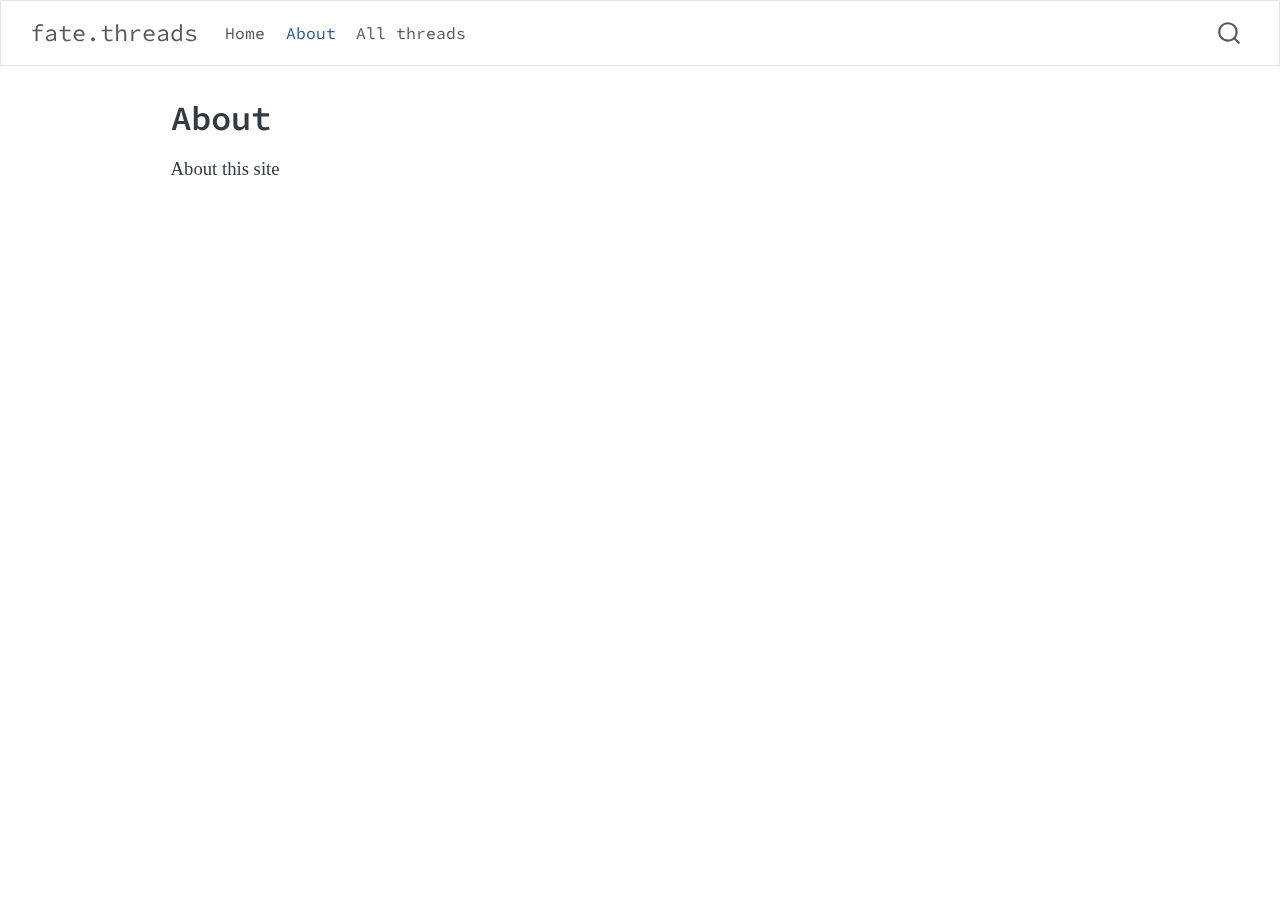
<file: docs/about.html>
<!DOCTYPE html>
<html xmlns="http://www.w3.org/1999/xhtml" lang="en" xml:lang="en"><head>

<meta charset="utf-8">
<meta name="generator" content="quarto-1.6.40">

<meta name="viewport" content="width=device-width, initial-scale=1.0, user-scalable=yes">


<title>About – fate.threads</title>
<style>
code{white-space: pre-wrap;}
span.smallcaps{font-variant: small-caps;}
div.columns{display: flex; gap: min(4vw, 1.5em);}
div.column{flex: auto; overflow-x: auto;}
div.hanging-indent{margin-left: 1.5em; text-indent: -1.5em;}
ul.task-list{list-style: none;}
ul.task-list li input[type="checkbox"] {
  width: 0.8em;
  margin: 0 0.8em 0.2em -1em; /* quarto-specific, see https://github.com/quarto-dev/quarto-cli/issues/4556 */ 
  vertical-align: middle;
}
</style>


<script src="site_libs/quarto-nav/quarto-nav.js"></script>
<script src="site_libs/quarto-nav/headroom.min.js"></script>
<script src="site_libs/clipboard/clipboard.min.js"></script>
<script src="site_libs/quarto-search/autocomplete.umd.js"></script>
<script src="site_libs/quarto-search/fuse.min.js"></script>
<script src="site_libs/quarto-search/quarto-search.js"></script>
<meta name="quarto:offset" content="./">
<script src="site_libs/quarto-html/quarto.js"></script>
<script src="site_libs/quarto-html/popper.min.js"></script>
<script src="site_libs/quarto-html/tippy.umd.min.js"></script>
<script src="site_libs/quarto-html/anchor.min.js"></script>
<link href="site_libs/quarto-html/tippy.css" rel="stylesheet">
<link href="site_libs/quarto-html/quarto-syntax-highlighting-549806ee2085284f45b00abea8c6df48.css" rel="stylesheet" id="quarto-text-highlighting-styles">
<script src="site_libs/bootstrap/bootstrap.min.js"></script>
<link href="site_libs/bootstrap/bootstrap-icons.css" rel="stylesheet">
<link href="site_libs/bootstrap/bootstrap-df09ee7639194c170e351a33ef60904b.min.css" rel="stylesheet" append-hash="true" id="quarto-bootstrap" data-mode="light">
<script id="quarto-search-options" type="application/json">{
  "location": "navbar",
  "copy-button": false,
  "collapse-after": 3,
  "panel-placement": "end",
  "type": "overlay",
  "limit": 50,
  "keyboard-shortcut": [
    "f",
    "/",
    "s"
  ],
  "show-item-context": false,
  "language": {
    "search-no-results-text": "No results",
    "search-matching-documents-text": "matching documents",
    "search-copy-link-title": "Copy link to search",
    "search-hide-matches-text": "Hide additional matches",
    "search-more-match-text": "more match in this document",
    "search-more-matches-text": "more matches in this document",
    "search-clear-button-title": "Clear",
    "search-text-placeholder": "",
    "search-detached-cancel-button-title": "Cancel",
    "search-submit-button-title": "Submit",
    "search-label": "Search"
  }
}</script>


<link rel="stylesheet" href="styles.css">
</head>

<body class="nav-fixed">

<div id="quarto-search-results"></div>
  <header id="quarto-header" class="headroom fixed-top">
    <nav class="navbar navbar-expand-lg " data-bs-theme="dark">
      <div class="navbar-container container-fluid">
      <div class="navbar-brand-container mx-auto">
    <a class="navbar-brand" href="./index.html">
    <span class="navbar-title">fate.threads</span>
    </a>
  </div>
            <div id="quarto-search" class="" title="Search"></div>
          <button class="navbar-toggler" type="button" data-bs-toggle="collapse" data-bs-target="#navbarCollapse" aria-controls="navbarCollapse" role="menu" aria-expanded="false" aria-label="Toggle navigation" onclick="if (window.quartoToggleHeadroom) { window.quartoToggleHeadroom(); }">
  <span class="navbar-toggler-icon"></span>
</button>
          <div class="collapse navbar-collapse" id="navbarCollapse">
            <ul class="navbar-nav navbar-nav-scroll me-auto">
  <li class="nav-item">
    <a class="nav-link" href="./index.html"> 
<span class="menu-text">Home</span></a>
  </li>  
  <li class="nav-item">
    <a class="nav-link active" href="./about.html" aria-current="page"> 
<span class="menu-text">About</span></a>
  </li>  
  <li class="nav-item">
    <a class="nav-link" href="./posts.html"> 
<span class="menu-text">All threads</span></a>
  </li>  
</ul>
          </div> <!-- /navcollapse -->
            <div class="quarto-navbar-tools">
</div>
      </div> <!-- /container-fluid -->
    </nav>
</header>
<!-- content -->
<div id="quarto-content" class="quarto-container page-columns page-rows-contents page-layout-article page-navbar">
<!-- sidebar -->
<!-- margin-sidebar -->
    <div id="quarto-margin-sidebar" class="sidebar margin-sidebar zindex-bottom">
        
    </div>
<!-- main -->
<main class="content" id="quarto-document-content">

<header id="title-block-header" class="quarto-title-block default">
<div class="quarto-title">
<h1 class="title">About</h1>
</div>



<div class="quarto-title-meta">

    
  
    
  </div>
  


</header>


<p>About this site</p>



</main> <!-- /main -->
<script id="quarto-html-after-body" type="application/javascript">
window.document.addEventListener("DOMContentLoaded", function (event) {
  const toggleBodyColorMode = (bsSheetEl) => {
    const mode = bsSheetEl.getAttribute("data-mode");
    const bodyEl = window.document.querySelector("body");
    if (mode === "dark") {
      bodyEl.classList.add("quarto-dark");
      bodyEl.classList.remove("quarto-light");
    } else {
      bodyEl.classList.add("quarto-light");
      bodyEl.classList.remove("quarto-dark");
    }
  }
  const toggleBodyColorPrimary = () => {
    const bsSheetEl = window.document.querySelector("link#quarto-bootstrap");
    if (bsSheetEl) {
      toggleBodyColorMode(bsSheetEl);
    }
  }
  toggleBodyColorPrimary();  
  const icon = "";
  const anchorJS = new window.AnchorJS();
  anchorJS.options = {
    placement: 'right',
    icon: icon
  };
  anchorJS.add('.anchored');
  const isCodeAnnotation = (el) => {
    for (const clz of el.classList) {
      if (clz.startsWith('code-annotation-')) {                     
        return true;
      }
    }
    return false;
  }
  const onCopySuccess = function(e) {
    // button target
    const button = e.trigger;
    // don't keep focus
    button.blur();
    // flash "checked"
    button.classList.add('code-copy-button-checked');
    var currentTitle = button.getAttribute("title");
    button.setAttribute("title", "Copied!");
    let tooltip;
    if (window.bootstrap) {
      button.setAttribute("data-bs-toggle", "tooltip");
      button.setAttribute("data-bs-placement", "left");
      button.setAttribute("data-bs-title", "Copied!");
      tooltip = new bootstrap.Tooltip(button, 
        { trigger: "manual", 
          customClass: "code-copy-button-tooltip",
          offset: [0, -8]});
      tooltip.show();    
    }
    setTimeout(function() {
      if (tooltip) {
        tooltip.hide();
        button.removeAttribute("data-bs-title");
        button.removeAttribute("data-bs-toggle");
        button.removeAttribute("data-bs-placement");
      }
      button.setAttribute("title", currentTitle);
      button.classList.remove('code-copy-button-checked');
    }, 1000);
    // clear code selection
    e.clearSelection();
  }
  const getTextToCopy = function(trigger) {
      const codeEl = trigger.previousElementSibling.cloneNode(true);
      for (const childEl of codeEl.children) {
        if (isCodeAnnotation(childEl)) {
          childEl.remove();
        }
      }
      return codeEl.innerText;
  }
  const clipboard = new window.ClipboardJS('.code-copy-button:not([data-in-quarto-modal])', {
    text: getTextToCopy
  });
  clipboard.on('success', onCopySuccess);
  if (window.document.getElementById('quarto-embedded-source-code-modal')) {
    const clipboardModal = new window.ClipboardJS('.code-copy-button[data-in-quarto-modal]', {
      text: getTextToCopy,
      container: window.document.getElementById('quarto-embedded-source-code-modal')
    });
    clipboardModal.on('success', onCopySuccess);
  }
    var localhostRegex = new RegExp(/^(?:http|https):\/\/localhost\:?[0-9]*\//);
    var mailtoRegex = new RegExp(/^mailto:/);
      var filterRegex = new RegExp('/' + window.location.host + '/');
    var isInternal = (href) => {
        return filterRegex.test(href) || localhostRegex.test(href) || mailtoRegex.test(href);
    }
    // Inspect non-navigation links and adorn them if external
 	var links = window.document.querySelectorAll('a[href]:not(.nav-link):not(.navbar-brand):not(.toc-action):not(.sidebar-link):not(.sidebar-item-toggle):not(.pagination-link):not(.no-external):not([aria-hidden]):not(.dropdown-item):not(.quarto-navigation-tool):not(.about-link)');
    for (var i=0; i<links.length; i++) {
      const link = links[i];
      if (!isInternal(link.href)) {
        // undo the damage that might have been done by quarto-nav.js in the case of
        // links that we want to consider external
        if (link.dataset.originalHref !== undefined) {
          link.href = link.dataset.originalHref;
        }
      }
    }
  function tippyHover(el, contentFn, onTriggerFn, onUntriggerFn) {
    const config = {
      allowHTML: true,
      maxWidth: 500,
      delay: 100,
      arrow: false,
      appendTo: function(el) {
          return el.parentElement;
      },
      interactive: true,
      interactiveBorder: 10,
      theme: 'quarto',
      placement: 'bottom-start',
    };
    if (contentFn) {
      config.content = contentFn;
    }
    if (onTriggerFn) {
      config.onTrigger = onTriggerFn;
    }
    if (onUntriggerFn) {
      config.onUntrigger = onUntriggerFn;
    }
    window.tippy(el, config); 
  }
  const noterefs = window.document.querySelectorAll('a[role="doc-noteref"]');
  for (var i=0; i<noterefs.length; i++) {
    const ref = noterefs[i];
    tippyHover(ref, function() {
      // use id or data attribute instead here
      let href = ref.getAttribute('data-footnote-href') || ref.getAttribute('href');
      try { href = new URL(href).hash; } catch {}
      const id = href.replace(/^#\/?/, "");
      const note = window.document.getElementById(id);
      if (note) {
        return note.innerHTML;
      } else {
        return "";
      }
    });
  }
  const xrefs = window.document.querySelectorAll('a.quarto-xref');
  const processXRef = (id, note) => {
    // Strip column container classes
    const stripColumnClz = (el) => {
      el.classList.remove("page-full", "page-columns");
      if (el.children) {
        for (const child of el.children) {
          stripColumnClz(child);
        }
      }
    }
    stripColumnClz(note)
    if (id === null || id.startsWith('sec-')) {
      // Special case sections, only their first couple elements
      const container = document.createElement("div");
      if (note.children && note.children.length > 2) {
        container.appendChild(note.children[0].cloneNode(true));
        for (let i = 1; i < note.children.length; i++) {
          const child = note.children[i];
          if (child.tagName === "P" && child.innerText === "") {
            continue;
          } else {
            container.appendChild(child.cloneNode(true));
            break;
          }
        }
        if (window.Quarto?.typesetMath) {
          window.Quarto.typesetMath(container);
        }
        return container.innerHTML
      } else {
        if (window.Quarto?.typesetMath) {
          window.Quarto.typesetMath(note);
        }
        return note.innerHTML;
      }
    } else {
      // Remove any anchor links if they are present
      const anchorLink = note.querySelector('a.anchorjs-link');
      if (anchorLink) {
        anchorLink.remove();
      }
      if (window.Quarto?.typesetMath) {
        window.Quarto.typesetMath(note);
      }
      if (note.classList.contains("callout")) {
        return note.outerHTML;
      } else {
        return note.innerHTML;
      }
    }
  }
  for (var i=0; i<xrefs.length; i++) {
    const xref = xrefs[i];
    tippyHover(xref, undefined, function(instance) {
      instance.disable();
      let url = xref.getAttribute('href');
      let hash = undefined; 
      if (url.startsWith('#')) {
        hash = url;
      } else {
        try { hash = new URL(url).hash; } catch {}
      }
      if (hash) {
        const id = hash.replace(/^#\/?/, "");
        const note = window.document.getElementById(id);
        if (note !== null) {
          try {
            const html = processXRef(id, note.cloneNode(true));
            instance.setContent(html);
          } finally {
            instance.enable();
            instance.show();
          }
        } else {
          // See if we can fetch this
          fetch(url.split('#')[0])
          .then(res => res.text())
          .then(html => {
            const parser = new DOMParser();
            const htmlDoc = parser.parseFromString(html, "text/html");
            const note = htmlDoc.getElementById(id);
            if (note !== null) {
              const html = processXRef(id, note);
              instance.setContent(html);
            } 
          }).finally(() => {
            instance.enable();
            instance.show();
          });
        }
      } else {
        // See if we can fetch a full url (with no hash to target)
        // This is a special case and we should probably do some content thinning / targeting
        fetch(url)
        .then(res => res.text())
        .then(html => {
          const parser = new DOMParser();
          const htmlDoc = parser.parseFromString(html, "text/html");
          const note = htmlDoc.querySelector('main.content');
          if (note !== null) {
            // This should only happen for chapter cross references
            // (since there is no id in the URL)
            // remove the first header
            if (note.children.length > 0 && note.children[0].tagName === "HEADER") {
              note.children[0].remove();
            }
            const html = processXRef(null, note);
            instance.setContent(html);
          } 
        }).finally(() => {
          instance.enable();
          instance.show();
        });
      }
    }, function(instance) {
    });
  }
      let selectedAnnoteEl;
      const selectorForAnnotation = ( cell, annotation) => {
        let cellAttr = 'data-code-cell="' + cell + '"';
        let lineAttr = 'data-code-annotation="' +  annotation + '"';
        const selector = 'span[' + cellAttr + '][' + lineAttr + ']';
        return selector;
      }
      const selectCodeLines = (annoteEl) => {
        const doc = window.document;
        const targetCell = annoteEl.getAttribute("data-target-cell");
        const targetAnnotation = annoteEl.getAttribute("data-target-annotation");
        const annoteSpan = window.document.querySelector(selectorForAnnotation(targetCell, targetAnnotation));
        const lines = annoteSpan.getAttribute("data-code-lines").split(",");
        const lineIds = lines.map((line) => {
          return targetCell + "-" + line;
        })
        let top = null;
        let height = null;
        let parent = null;
        if (lineIds.length > 0) {
            //compute the position of the single el (top and bottom and make a div)
            const el = window.document.getElementById(lineIds[0]);
            top = el.offsetTop;
            height = el.offsetHeight;
            parent = el.parentElement.parentElement;
          if (lineIds.length > 1) {
            const lastEl = window.document.getElementById(lineIds[lineIds.length - 1]);
            const bottom = lastEl.offsetTop + lastEl.offsetHeight;
            height = bottom - top;
          }
          if (top !== null && height !== null && parent !== null) {
            // cook up a div (if necessary) and position it 
            let div = window.document.getElementById("code-annotation-line-highlight");
            if (div === null) {
              div = window.document.createElement("div");
              div.setAttribute("id", "code-annotation-line-highlight");
              div.style.position = 'absolute';
              parent.appendChild(div);
            }
            div.style.top = top - 2 + "px";
            div.style.height = height + 4 + "px";
            div.style.left = 0;
            let gutterDiv = window.document.getElementById("code-annotation-line-highlight-gutter");
            if (gutterDiv === null) {
              gutterDiv = window.document.createElement("div");
              gutterDiv.setAttribute("id", "code-annotation-line-highlight-gutter");
              gutterDiv.style.position = 'absolute';
              const codeCell = window.document.getElementById(targetCell);
              const gutter = codeCell.querySelector('.code-annotation-gutter');
              gutter.appendChild(gutterDiv);
            }
            gutterDiv.style.top = top - 2 + "px";
            gutterDiv.style.height = height + 4 + "px";
          }
          selectedAnnoteEl = annoteEl;
        }
      };
      const unselectCodeLines = () => {
        const elementsIds = ["code-annotation-line-highlight", "code-annotation-line-highlight-gutter"];
        elementsIds.forEach((elId) => {
          const div = window.document.getElementById(elId);
          if (div) {
            div.remove();
          }
        });
        selectedAnnoteEl = undefined;
      };
        // Handle positioning of the toggle
    window.addEventListener(
      "resize",
      throttle(() => {
        elRect = undefined;
        if (selectedAnnoteEl) {
          selectCodeLines(selectedAnnoteEl);
        }
      }, 10)
    );
    function throttle(fn, ms) {
    let throttle = false;
    let timer;
      return (...args) => {
        if(!throttle) { // first call gets through
            fn.apply(this, args);
            throttle = true;
        } else { // all the others get throttled
            if(timer) clearTimeout(timer); // cancel #2
            timer = setTimeout(() => {
              fn.apply(this, args);
              timer = throttle = false;
            }, ms);
        }
      };
    }
      // Attach click handler to the DT
      const annoteDls = window.document.querySelectorAll('dt[data-target-cell]');
      for (const annoteDlNode of annoteDls) {
        annoteDlNode.addEventListener('click', (event) => {
          const clickedEl = event.target;
          if (clickedEl !== selectedAnnoteEl) {
            unselectCodeLines();
            const activeEl = window.document.querySelector('dt[data-target-cell].code-annotation-active');
            if (activeEl) {
              activeEl.classList.remove('code-annotation-active');
            }
            selectCodeLines(clickedEl);
            clickedEl.classList.add('code-annotation-active');
          } else {
            // Unselect the line
            unselectCodeLines();
            clickedEl.classList.remove('code-annotation-active');
          }
        });
      }
  const findCites = (el) => {
    const parentEl = el.parentElement;
    if (parentEl) {
      const cites = parentEl.dataset.cites;
      if (cites) {
        return {
          el,
          cites: cites.split(' ')
        };
      } else {
        return findCites(el.parentElement)
      }
    } else {
      return undefined;
    }
  };
  var bibliorefs = window.document.querySelectorAll('a[role="doc-biblioref"]');
  for (var i=0; i<bibliorefs.length; i++) {
    const ref = bibliorefs[i];
    const citeInfo = findCites(ref);
    if (citeInfo) {
      tippyHover(citeInfo.el, function() {
        var popup = window.document.createElement('div');
        citeInfo.cites.forEach(function(cite) {
          var citeDiv = window.document.createElement('div');
          citeDiv.classList.add('hanging-indent');
          citeDiv.classList.add('csl-entry');
          var biblioDiv = window.document.getElementById('ref-' + cite);
          if (biblioDiv) {
            citeDiv.innerHTML = biblioDiv.innerHTML;
          }
          popup.appendChild(citeDiv);
        });
        return popup.innerHTML;
      });
    }
  }
});
</script>
</div> <!-- /content -->




</body></html>
</file>
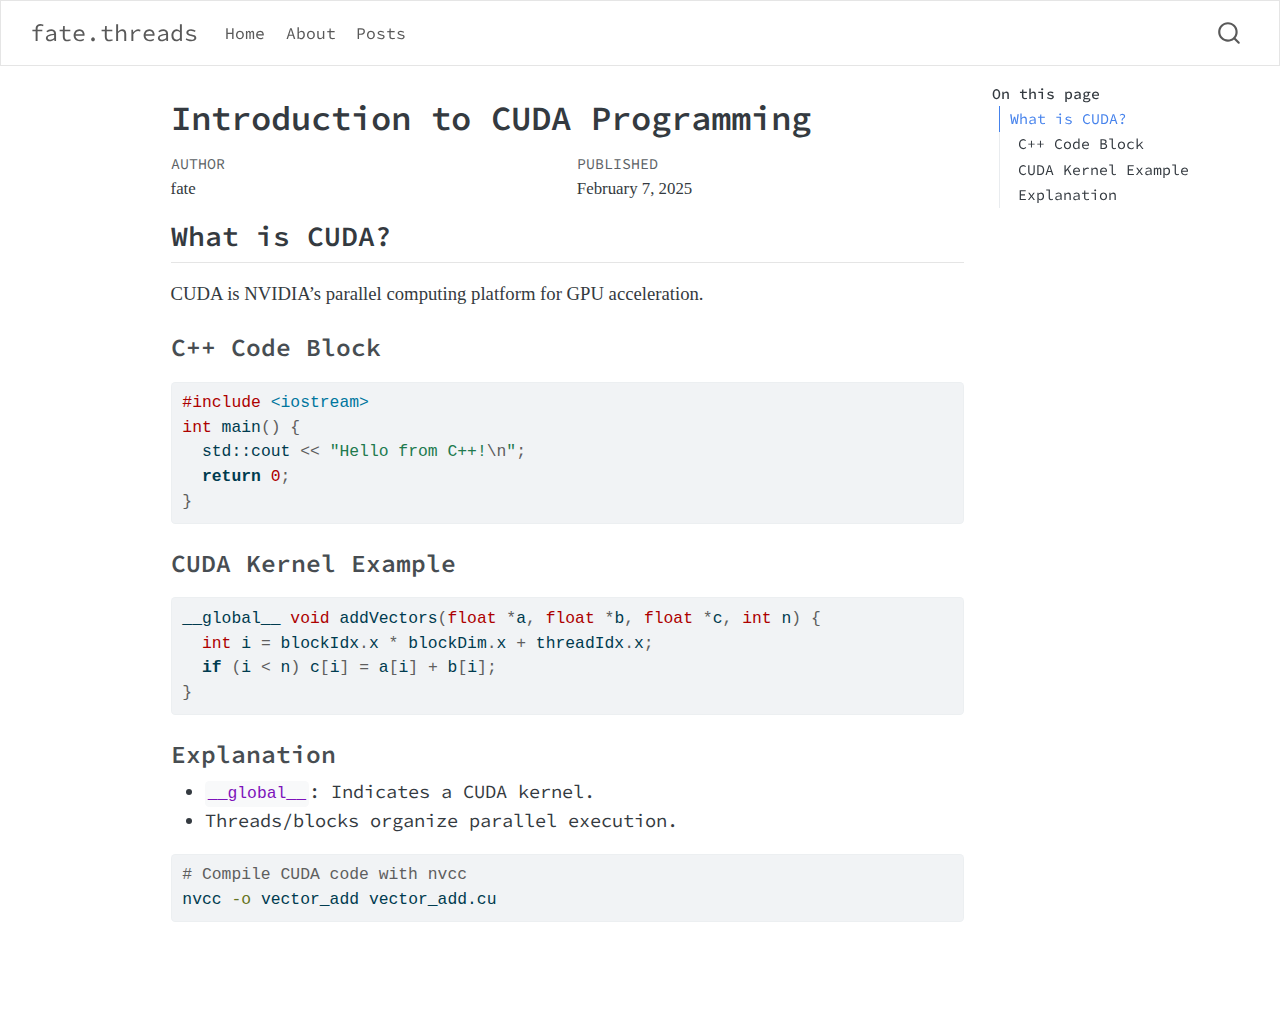
<file: docs/posts/cuda-intro.html>
<!DOCTYPE html>
<html xmlns="http://www.w3.org/1999/xhtml" lang="en" xml:lang="en"><head>

<meta charset="utf-8">
<meta name="generator" content="quarto-1.6.40">

<meta name="viewport" content="width=device-width, initial-scale=1.0, user-scalable=yes">

<meta name="author" content="fate">
<meta name="dcterms.date" content="2025-02-07">

<title>Introduction to CUDA Programming – fate.threads</title>
<style>
code{white-space: pre-wrap;}
span.smallcaps{font-variant: small-caps;}
div.columns{display: flex; gap: min(4vw, 1.5em);}
div.column{flex: auto; overflow-x: auto;}
div.hanging-indent{margin-left: 1.5em; text-indent: -1.5em;}
ul.task-list{list-style: none;}
ul.task-list li input[type="checkbox"] {
  width: 0.8em;
  margin: 0 0.8em 0.2em -1em; /* quarto-specific, see https://github.com/quarto-dev/quarto-cli/issues/4556 */ 
  vertical-align: middle;
}
/* CSS for syntax highlighting */
pre > code.sourceCode { white-space: pre; position: relative; }
pre > code.sourceCode > span { line-height: 1.25; }
pre > code.sourceCode > span:empty { height: 1.2em; }
.sourceCode { overflow: visible; }
code.sourceCode > span { color: inherit; text-decoration: inherit; }
div.sourceCode { margin: 1em 0; }
pre.sourceCode { margin: 0; }
@media screen {
div.sourceCode { overflow: auto; }
}
@media print {
pre > code.sourceCode { white-space: pre-wrap; }
pre > code.sourceCode > span { display: inline-block; text-indent: -5em; padding-left: 5em; }
}
pre.numberSource code
  { counter-reset: source-line 0; }
pre.numberSource code > span
  { position: relative; left: -4em; counter-increment: source-line; }
pre.numberSource code > span > a:first-child::before
  { content: counter(source-line);
    position: relative; left: -1em; text-align: right; vertical-align: baseline;
    border: none; display: inline-block;
    -webkit-touch-callout: none; -webkit-user-select: none;
    -khtml-user-select: none; -moz-user-select: none;
    -ms-user-select: none; user-select: none;
    padding: 0 4px; width: 4em;
  }
pre.numberSource { margin-left: 3em;  padding-left: 4px; }
div.sourceCode
  {   }
@media screen {
pre > code.sourceCode > span > a:first-child::before { text-decoration: underline; }
}
</style>


<script src="../site_libs/quarto-nav/quarto-nav.js"></script>
<script src="../site_libs/quarto-nav/headroom.min.js"></script>
<script src="../site_libs/clipboard/clipboard.min.js"></script>
<script src="../site_libs/quarto-search/autocomplete.umd.js"></script>
<script src="../site_libs/quarto-search/fuse.min.js"></script>
<script src="../site_libs/quarto-search/quarto-search.js"></script>
<meta name="quarto:offset" content="../">
<script src="../site_libs/quarto-html/quarto.js"></script>
<script src="../site_libs/quarto-html/popper.min.js"></script>
<script src="../site_libs/quarto-html/tippy.umd.min.js"></script>
<script src="../site_libs/quarto-html/anchor.min.js"></script>
<link href="../site_libs/quarto-html/tippy.css" rel="stylesheet">
<link href="../site_libs/quarto-html/quarto-syntax-highlighting-549806ee2085284f45b00abea8c6df48.css" rel="stylesheet" id="quarto-text-highlighting-styles">
<script src="../site_libs/bootstrap/bootstrap.min.js"></script>
<link href="../site_libs/bootstrap/bootstrap-icons.css" rel="stylesheet">
<link href="../site_libs/bootstrap/bootstrap-df09ee7639194c170e351a33ef60904b.min.css" rel="stylesheet" append-hash="true" id="quarto-bootstrap" data-mode="light">
<script id="quarto-search-options" type="application/json">{
  "location": "navbar",
  "copy-button": false,
  "collapse-after": 3,
  "panel-placement": "end",
  "type": "overlay",
  "limit": 50,
  "keyboard-shortcut": [
    "f",
    "/",
    "s"
  ],
  "show-item-context": false,
  "language": {
    "search-no-results-text": "No results",
    "search-matching-documents-text": "matching documents",
    "search-copy-link-title": "Copy link to search",
    "search-hide-matches-text": "Hide additional matches",
    "search-more-match-text": "more match in this document",
    "search-more-matches-text": "more matches in this document",
    "search-clear-button-title": "Clear",
    "search-text-placeholder": "",
    "search-detached-cancel-button-title": "Cancel",
    "search-submit-button-title": "Submit",
    "search-label": "Search"
  }
}</script>


<link rel="stylesheet" href="../styles.css">
</head>

<body class="nav-fixed">

<div id="quarto-search-results"></div>
  <header id="quarto-header" class="headroom fixed-top">
    <nav class="navbar navbar-expand-lg " data-bs-theme="dark">
      <div class="navbar-container container-fluid">
      <div class="navbar-brand-container mx-auto">
    <a class="navbar-brand" href="../index.html">
    <span class="navbar-title">fate.threads</span>
    </a>
  </div>
            <div id="quarto-search" class="" title="Search"></div>
          <button class="navbar-toggler" type="button" data-bs-toggle="collapse" data-bs-target="#navbarCollapse" aria-controls="navbarCollapse" role="menu" aria-expanded="false" aria-label="Toggle navigation" onclick="if (window.quartoToggleHeadroom) { window.quartoToggleHeadroom(); }">
  <span class="navbar-toggler-icon"></span>
</button>
          <div class="collapse navbar-collapse" id="navbarCollapse">
            <ul class="navbar-nav navbar-nav-scroll me-auto">
  <li class="nav-item">
    <a class="nav-link" href="../index.html"> 
<span class="menu-text">Home</span></a>
  </li>  
  <li class="nav-item">
    <a class="nav-link" href="../about.html"> 
<span class="menu-text">About</span></a>
  </li>  
  <li class="nav-item">
    <a class="nav-link" href="../posts/"> 
<span class="menu-text">Posts</span></a>
  </li>  
</ul>
          </div> <!-- /navcollapse -->
            <div class="quarto-navbar-tools">
</div>
      </div> <!-- /container-fluid -->
    </nav>
</header>
<!-- content -->
<div id="quarto-content" class="quarto-container page-columns page-rows-contents page-layout-article page-navbar">
<!-- sidebar -->
<!-- margin-sidebar -->
    <div id="quarto-margin-sidebar" class="sidebar margin-sidebar">
        <nav id="TOC" role="doc-toc" class="toc-active">
    <h2 id="toc-title">On this page</h2>
   
  <ul>
  <li><a href="#what-is-cuda" id="toc-what-is-cuda" class="nav-link active" data-scroll-target="#what-is-cuda">What is CUDA?</a>
  <ul class="collapse">
  <li><a href="#c-code-block" id="toc-c-code-block" class="nav-link" data-scroll-target="#c-code-block">C++ Code Block</a></li>
  <li><a href="#cuda-kernel-example" id="toc-cuda-kernel-example" class="nav-link" data-scroll-target="#cuda-kernel-example">CUDA Kernel Example</a></li>
  <li><a href="#explanation" id="toc-explanation" class="nav-link" data-scroll-target="#explanation">Explanation</a></li>
  </ul></li>
  </ul>
</nav>
    </div>
<!-- main -->
<main class="content" id="quarto-document-content">

<header id="title-block-header" class="quarto-title-block default">
<div class="quarto-title">
<h1 class="title">Introduction to CUDA Programming</h1>
</div>



<div class="quarto-title-meta">

    <div>
    <div class="quarto-title-meta-heading">Author</div>
    <div class="quarto-title-meta-contents">
             <p>fate </p>
          </div>
  </div>
    
    <div>
    <div class="quarto-title-meta-heading">Published</div>
    <div class="quarto-title-meta-contents">
      <p class="date">February 7, 2025</p>
    </div>
  </div>
  
    
  </div>
  


</header>


<section id="what-is-cuda" class="level2">
<h2 class="anchored" data-anchor-id="what-is-cuda">What is CUDA?</h2>
<p>CUDA is NVIDIA’s parallel computing platform for GPU acceleration.</p>
<section id="c-code-block" class="level3">
<h3 class="anchored" data-anchor-id="c-code-block">C++ Code Block</h3>
<div class="sourceCode" id="cb1"><pre class="sourceCode cpp code-with-copy"><code class="sourceCode cpp"><span id="cb1-1"><a href="#cb1-1" aria-hidden="true" tabindex="-1"></a><span class="pp">#include </span><span class="im">&lt;iostream&gt;</span></span>
<span id="cb1-2"><a href="#cb1-2" aria-hidden="true" tabindex="-1"></a><span class="dt">int</span> main<span class="op">()</span> <span class="op">{</span></span>
<span id="cb1-3"><a href="#cb1-3" aria-hidden="true" tabindex="-1"></a>  <span class="bu">std::</span>cout <span class="op">&lt;&lt;</span> <span class="st">"Hello from C++!</span><span class="sc">\n</span><span class="st">"</span><span class="op">;</span></span>
<span id="cb1-4"><a href="#cb1-4" aria-hidden="true" tabindex="-1"></a>  <span class="cf">return</span> <span class="dv">0</span><span class="op">;</span></span>
<span id="cb1-5"><a href="#cb1-5" aria-hidden="true" tabindex="-1"></a><span class="op">}</span></span></code><button title="Copy to Clipboard" class="code-copy-button"><i class="bi"></i></button></pre></div>
</section>
<section id="cuda-kernel-example" class="level3">
<h3 class="anchored" data-anchor-id="cuda-kernel-example">CUDA Kernel Example</h3>
<div class="sourceCode" id="cb2"><pre class="sourceCode cpp code-with-copy"><code class="sourceCode cpp"><span id="cb2-1"><a href="#cb2-1" aria-hidden="true" tabindex="-1"></a>__global__ <span class="dt">void</span> addVectors<span class="op">(</span><span class="dt">float</span> <span class="op">*</span>a<span class="op">,</span> <span class="dt">float</span> <span class="op">*</span>b<span class="op">,</span> <span class="dt">float</span> <span class="op">*</span>c<span class="op">,</span> <span class="dt">int</span> n<span class="op">)</span> <span class="op">{</span></span>
<span id="cb2-2"><a href="#cb2-2" aria-hidden="true" tabindex="-1"></a>  <span class="dt">int</span> i <span class="op">=</span> blockIdx<span class="op">.</span>x <span class="op">*</span> blockDim<span class="op">.</span>x <span class="op">+</span> threadIdx<span class="op">.</span>x<span class="op">;</span></span>
<span id="cb2-3"><a href="#cb2-3" aria-hidden="true" tabindex="-1"></a>  <span class="cf">if</span> <span class="op">(</span>i <span class="op">&lt;</span> n<span class="op">)</span> c<span class="op">[</span>i<span class="op">]</span> <span class="op">=</span> a<span class="op">[</span>i<span class="op">]</span> <span class="op">+</span> b<span class="op">[</span>i<span class="op">];</span></span>
<span id="cb2-4"><a href="#cb2-4" aria-hidden="true" tabindex="-1"></a><span class="op">}</span></span></code><button title="Copy to Clipboard" class="code-copy-button"><i class="bi"></i></button></pre></div>
</section>
<section id="explanation" class="level3">
<h3 class="anchored" data-anchor-id="explanation">Explanation</h3>
<ul>
<li><code>__global__</code>: Indicates a CUDA kernel.</li>
<li>Threads/blocks organize parallel execution.</li>
</ul>
<div class="sourceCode" id="cb3"><pre class="sourceCode bash code-with-copy"><code class="sourceCode bash"><span id="cb3-1"><a href="#cb3-1" aria-hidden="true" tabindex="-1"></a><span class="co"># Compile CUDA code with nvcc</span></span>
<span id="cb3-2"><a href="#cb3-2" aria-hidden="true" tabindex="-1"></a><span class="ex">nvcc</span> <span class="at">-o</span> vector_add vector_add.cu</span></code><button title="Copy to Clipboard" class="code-copy-button"><i class="bi"></i></button></pre></div>


</section>
</section>

</main> <!-- /main -->
<script id="quarto-html-after-body" type="application/javascript">
window.document.addEventListener("DOMContentLoaded", function (event) {
  const toggleBodyColorMode = (bsSheetEl) => {
    const mode = bsSheetEl.getAttribute("data-mode");
    const bodyEl = window.document.querySelector("body");
    if (mode === "dark") {
      bodyEl.classList.add("quarto-dark");
      bodyEl.classList.remove("quarto-light");
    } else {
      bodyEl.classList.add("quarto-light");
      bodyEl.classList.remove("quarto-dark");
    }
  }
  const toggleBodyColorPrimary = () => {
    const bsSheetEl = window.document.querySelector("link#quarto-bootstrap");
    if (bsSheetEl) {
      toggleBodyColorMode(bsSheetEl);
    }
  }
  toggleBodyColorPrimary();  
  const icon = "";
  const anchorJS = new window.AnchorJS();
  anchorJS.options = {
    placement: 'right',
    icon: icon
  };
  anchorJS.add('.anchored');
  const isCodeAnnotation = (el) => {
    for (const clz of el.classList) {
      if (clz.startsWith('code-annotation-')) {                     
        return true;
      }
    }
    return false;
  }
  const onCopySuccess = function(e) {
    // button target
    const button = e.trigger;
    // don't keep focus
    button.blur();
    // flash "checked"
    button.classList.add('code-copy-button-checked');
    var currentTitle = button.getAttribute("title");
    button.setAttribute("title", "Copied!");
    let tooltip;
    if (window.bootstrap) {
      button.setAttribute("data-bs-toggle", "tooltip");
      button.setAttribute("data-bs-placement", "left");
      button.setAttribute("data-bs-title", "Copied!");
      tooltip = new bootstrap.Tooltip(button, 
        { trigger: "manual", 
          customClass: "code-copy-button-tooltip",
          offset: [0, -8]});
      tooltip.show();    
    }
    setTimeout(function() {
      if (tooltip) {
        tooltip.hide();
        button.removeAttribute("data-bs-title");
        button.removeAttribute("data-bs-toggle");
        button.removeAttribute("data-bs-placement");
      }
      button.setAttribute("title", currentTitle);
      button.classList.remove('code-copy-button-checked');
    }, 1000);
    // clear code selection
    e.clearSelection();
  }
  const getTextToCopy = function(trigger) {
      const codeEl = trigger.previousElementSibling.cloneNode(true);
      for (const childEl of codeEl.children) {
        if (isCodeAnnotation(childEl)) {
          childEl.remove();
        }
      }
      return codeEl.innerText;
  }
  const clipboard = new window.ClipboardJS('.code-copy-button:not([data-in-quarto-modal])', {
    text: getTextToCopy
  });
  clipboard.on('success', onCopySuccess);
  if (window.document.getElementById('quarto-embedded-source-code-modal')) {
    const clipboardModal = new window.ClipboardJS('.code-copy-button[data-in-quarto-modal]', {
      text: getTextToCopy,
      container: window.document.getElementById('quarto-embedded-source-code-modal')
    });
    clipboardModal.on('success', onCopySuccess);
  }
    var localhostRegex = new RegExp(/^(?:http|https):\/\/localhost\:?[0-9]*\//);
    var mailtoRegex = new RegExp(/^mailto:/);
      var filterRegex = new RegExp('/' + window.location.host + '/');
    var isInternal = (href) => {
        return filterRegex.test(href) || localhostRegex.test(href) || mailtoRegex.test(href);
    }
    // Inspect non-navigation links and adorn them if external
 	var links = window.document.querySelectorAll('a[href]:not(.nav-link):not(.navbar-brand):not(.toc-action):not(.sidebar-link):not(.sidebar-item-toggle):not(.pagination-link):not(.no-external):not([aria-hidden]):not(.dropdown-item):not(.quarto-navigation-tool):not(.about-link)');
    for (var i=0; i<links.length; i++) {
      const link = links[i];
      if (!isInternal(link.href)) {
        // undo the damage that might have been done by quarto-nav.js in the case of
        // links that we want to consider external
        if (link.dataset.originalHref !== undefined) {
          link.href = link.dataset.originalHref;
        }
      }
    }
  function tippyHover(el, contentFn, onTriggerFn, onUntriggerFn) {
    const config = {
      allowHTML: true,
      maxWidth: 500,
      delay: 100,
      arrow: false,
      appendTo: function(el) {
          return el.parentElement;
      },
      interactive: true,
      interactiveBorder: 10,
      theme: 'quarto',
      placement: 'bottom-start',
    };
    if (contentFn) {
      config.content = contentFn;
    }
    if (onTriggerFn) {
      config.onTrigger = onTriggerFn;
    }
    if (onUntriggerFn) {
      config.onUntrigger = onUntriggerFn;
    }
    window.tippy(el, config); 
  }
  const noterefs = window.document.querySelectorAll('a[role="doc-noteref"]');
  for (var i=0; i<noterefs.length; i++) {
    const ref = noterefs[i];
    tippyHover(ref, function() {
      // use id or data attribute instead here
      let href = ref.getAttribute('data-footnote-href') || ref.getAttribute('href');
      try { href = new URL(href).hash; } catch {}
      const id = href.replace(/^#\/?/, "");
      const note = window.document.getElementById(id);
      if (note) {
        return note.innerHTML;
      } else {
        return "";
      }
    });
  }
  const xrefs = window.document.querySelectorAll('a.quarto-xref');
  const processXRef = (id, note) => {
    // Strip column container classes
    const stripColumnClz = (el) => {
      el.classList.remove("page-full", "page-columns");
      if (el.children) {
        for (const child of el.children) {
          stripColumnClz(child);
        }
      }
    }
    stripColumnClz(note)
    if (id === null || id.startsWith('sec-')) {
      // Special case sections, only their first couple elements
      const container = document.createElement("div");
      if (note.children && note.children.length > 2) {
        container.appendChild(note.children[0].cloneNode(true));
        for (let i = 1; i < note.children.length; i++) {
          const child = note.children[i];
          if (child.tagName === "P" && child.innerText === "") {
            continue;
          } else {
            container.appendChild(child.cloneNode(true));
            break;
          }
        }
        if (window.Quarto?.typesetMath) {
          window.Quarto.typesetMath(container);
        }
        return container.innerHTML
      } else {
        if (window.Quarto?.typesetMath) {
          window.Quarto.typesetMath(note);
        }
        return note.innerHTML;
      }
    } else {
      // Remove any anchor links if they are present
      const anchorLink = note.querySelector('a.anchorjs-link');
      if (anchorLink) {
        anchorLink.remove();
      }
      if (window.Quarto?.typesetMath) {
        window.Quarto.typesetMath(note);
      }
      if (note.classList.contains("callout")) {
        return note.outerHTML;
      } else {
        return note.innerHTML;
      }
    }
  }
  for (var i=0; i<xrefs.length; i++) {
    const xref = xrefs[i];
    tippyHover(xref, undefined, function(instance) {
      instance.disable();
      let url = xref.getAttribute('href');
      let hash = undefined; 
      if (url.startsWith('#')) {
        hash = url;
      } else {
        try { hash = new URL(url).hash; } catch {}
      }
      if (hash) {
        const id = hash.replace(/^#\/?/, "");
        const note = window.document.getElementById(id);
        if (note !== null) {
          try {
            const html = processXRef(id, note.cloneNode(true));
            instance.setContent(html);
          } finally {
            instance.enable();
            instance.show();
          }
        } else {
          // See if we can fetch this
          fetch(url.split('#')[0])
          .then(res => res.text())
          .then(html => {
            const parser = new DOMParser();
            const htmlDoc = parser.parseFromString(html, "text/html");
            const note = htmlDoc.getElementById(id);
            if (note !== null) {
              const html = processXRef(id, note);
              instance.setContent(html);
            } 
          }).finally(() => {
            instance.enable();
            instance.show();
          });
        }
      } else {
        // See if we can fetch a full url (with no hash to target)
        // This is a special case and we should probably do some content thinning / targeting
        fetch(url)
        .then(res => res.text())
        .then(html => {
          const parser = new DOMParser();
          const htmlDoc = parser.parseFromString(html, "text/html");
          const note = htmlDoc.querySelector('main.content');
          if (note !== null) {
            // This should only happen for chapter cross references
            // (since there is no id in the URL)
            // remove the first header
            if (note.children.length > 0 && note.children[0].tagName === "HEADER") {
              note.children[0].remove();
            }
            const html = processXRef(null, note);
            instance.setContent(html);
          } 
        }).finally(() => {
          instance.enable();
          instance.show();
        });
      }
    }, function(instance) {
    });
  }
      let selectedAnnoteEl;
      const selectorForAnnotation = ( cell, annotation) => {
        let cellAttr = 'data-code-cell="' + cell + '"';
        let lineAttr = 'data-code-annotation="' +  annotation + '"';
        const selector = 'span[' + cellAttr + '][' + lineAttr + ']';
        return selector;
      }
      const selectCodeLines = (annoteEl) => {
        const doc = window.document;
        const targetCell = annoteEl.getAttribute("data-target-cell");
        const targetAnnotation = annoteEl.getAttribute("data-target-annotation");
        const annoteSpan = window.document.querySelector(selectorForAnnotation(targetCell, targetAnnotation));
        const lines = annoteSpan.getAttribute("data-code-lines").split(",");
        const lineIds = lines.map((line) => {
          return targetCell + "-" + line;
        })
        let top = null;
        let height = null;
        let parent = null;
        if (lineIds.length > 0) {
            //compute the position of the single el (top and bottom and make a div)
            const el = window.document.getElementById(lineIds[0]);
            top = el.offsetTop;
            height = el.offsetHeight;
            parent = el.parentElement.parentElement;
          if (lineIds.length > 1) {
            const lastEl = window.document.getElementById(lineIds[lineIds.length - 1]);
            const bottom = lastEl.offsetTop + lastEl.offsetHeight;
            height = bottom - top;
          }
          if (top !== null && height !== null && parent !== null) {
            // cook up a div (if necessary) and position it 
            let div = window.document.getElementById("code-annotation-line-highlight");
            if (div === null) {
              div = window.document.createElement("div");
              div.setAttribute("id", "code-annotation-line-highlight");
              div.style.position = 'absolute';
              parent.appendChild(div);
            }
            div.style.top = top - 2 + "px";
            div.style.height = height + 4 + "px";
            div.style.left = 0;
            let gutterDiv = window.document.getElementById("code-annotation-line-highlight-gutter");
            if (gutterDiv === null) {
              gutterDiv = window.document.createElement("div");
              gutterDiv.setAttribute("id", "code-annotation-line-highlight-gutter");
              gutterDiv.style.position = 'absolute';
              const codeCell = window.document.getElementById(targetCell);
              const gutter = codeCell.querySelector('.code-annotation-gutter');
              gutter.appendChild(gutterDiv);
            }
            gutterDiv.style.top = top - 2 + "px";
            gutterDiv.style.height = height + 4 + "px";
          }
          selectedAnnoteEl = annoteEl;
        }
      };
      const unselectCodeLines = () => {
        const elementsIds = ["code-annotation-line-highlight", "code-annotation-line-highlight-gutter"];
        elementsIds.forEach((elId) => {
          const div = window.document.getElementById(elId);
          if (div) {
            div.remove();
          }
        });
        selectedAnnoteEl = undefined;
      };
        // Handle positioning of the toggle
    window.addEventListener(
      "resize",
      throttle(() => {
        elRect = undefined;
        if (selectedAnnoteEl) {
          selectCodeLines(selectedAnnoteEl);
        }
      }, 10)
    );
    function throttle(fn, ms) {
    let throttle = false;
    let timer;
      return (...args) => {
        if(!throttle) { // first call gets through
            fn.apply(this, args);
            throttle = true;
        } else { // all the others get throttled
            if(timer) clearTimeout(timer); // cancel #2
            timer = setTimeout(() => {
              fn.apply(this, args);
              timer = throttle = false;
            }, ms);
        }
      };
    }
      // Attach click handler to the DT
      const annoteDls = window.document.querySelectorAll('dt[data-target-cell]');
      for (const annoteDlNode of annoteDls) {
        annoteDlNode.addEventListener('click', (event) => {
          const clickedEl = event.target;
          if (clickedEl !== selectedAnnoteEl) {
            unselectCodeLines();
            const activeEl = window.document.querySelector('dt[data-target-cell].code-annotation-active');
            if (activeEl) {
              activeEl.classList.remove('code-annotation-active');
            }
            selectCodeLines(clickedEl);
            clickedEl.classList.add('code-annotation-active');
          } else {
            // Unselect the line
            unselectCodeLines();
            clickedEl.classList.remove('code-annotation-active');
          }
        });
      }
  const findCites = (el) => {
    const parentEl = el.parentElement;
    if (parentEl) {
      const cites = parentEl.dataset.cites;
      if (cites) {
        return {
          el,
          cites: cites.split(' ')
        };
      } else {
        return findCites(el.parentElement)
      }
    } else {
      return undefined;
    }
  };
  var bibliorefs = window.document.querySelectorAll('a[role="doc-biblioref"]');
  for (var i=0; i<bibliorefs.length; i++) {
    const ref = bibliorefs[i];
    const citeInfo = findCites(ref);
    if (citeInfo) {
      tippyHover(citeInfo.el, function() {
        var popup = window.document.createElement('div');
        citeInfo.cites.forEach(function(cite) {
          var citeDiv = window.document.createElement('div');
          citeDiv.classList.add('hanging-indent');
          citeDiv.classList.add('csl-entry');
          var biblioDiv = window.document.getElementById('ref-' + cite);
          if (biblioDiv) {
            citeDiv.innerHTML = biblioDiv.innerHTML;
          }
          popup.appendChild(citeDiv);
        });
        return popup.innerHTML;
      });
    }
  }
});
</script>
</div> <!-- /content -->




</body></html>
</file>
<file: docs/site_libs/quarto-html/tippy.css>
.tippy-box[data-animation=fade][data-state=hidden]{opacity:0}[data-tippy-root]{max-width:calc(100vw - 10px)}.tippy-box{position:relative;background-color:#333;color:#fff;border-radius:4px;font-size:14px;line-height:1.4;white-space:normal;outline:0;transition-property:transform,visibility,opacity}.tippy-box[data-placement^=top]>.tippy-arrow{bottom:0}.tippy-box[data-placement^=top]>.tippy-arrow:before{bottom:-7px;left:0;border-width:8px 8px 0;border-top-color:initial;transform-origin:center top}.tippy-box[data-placement^=bottom]>.tippy-arrow{top:0}.tippy-box[data-placement^=bottom]>.tippy-arrow:before{top:-7px;left:0;border-width:0 8px 8px;border-bottom-color:initial;transform-origin:center bottom}.tippy-box[data-placement^=left]>.tippy-arrow{right:0}.tippy-box[data-placement^=left]>.tippy-arrow:before{border-width:8px 0 8px 8px;border-left-color:initial;right:-7px;transform-origin:center left}.tippy-box[data-placement^=right]>.tippy-arrow{left:0}.tippy-box[data-placement^=right]>.tippy-arrow:before{left:-7px;border-width:8px 8px 8px 0;border-right-color:initial;transform-origin:center right}.tippy-box[data-inertia][data-state=visible]{transition-timing-function:cubic-bezier(.54,1.5,.38,1.11)}.tippy-arrow{width:16px;height:16px;color:#333}.tippy-arrow:before{content:"";position:absolute;border-color:transparent;border-style:solid}.tippy-content{position:relative;padding:5px 9px;z-index:1}
</file>
<file: docs/site_libs/quarto-html/quarto-syntax-highlighting-549806ee2085284f45b00abea8c6df48.css>
/* quarto syntax highlight colors */
:root {
  --quarto-hl-ot-color: #003B4F;
  --quarto-hl-at-color: #657422;
  --quarto-hl-ss-color: #20794D;
  --quarto-hl-an-color: #5E5E5E;
  --quarto-hl-fu-color: #4758AB;
  --quarto-hl-st-color: #20794D;
  --quarto-hl-cf-color: #003B4F;
  --quarto-hl-op-color: #5E5E5E;
  --quarto-hl-er-color: #AD0000;
  --quarto-hl-bn-color: #AD0000;
  --quarto-hl-al-color: #AD0000;
  --quarto-hl-va-color: #111111;
  --quarto-hl-bu-color: inherit;
  --quarto-hl-ex-color: inherit;
  --quarto-hl-pp-color: #AD0000;
  --quarto-hl-in-color: #5E5E5E;
  --quarto-hl-vs-color: #20794D;
  --quarto-hl-wa-color: #5E5E5E;
  --quarto-hl-do-color: #5E5E5E;
  --quarto-hl-im-color: #00769E;
  --quarto-hl-ch-color: #20794D;
  --quarto-hl-dt-color: #AD0000;
  --quarto-hl-fl-color: #AD0000;
  --quarto-hl-co-color: #5E5E5E;
  --quarto-hl-cv-color: #5E5E5E;
  --quarto-hl-cn-color: #8f5902;
  --quarto-hl-sc-color: #5E5E5E;
  --quarto-hl-dv-color: #AD0000;
  --quarto-hl-kw-color: #003B4F;
}

/* other quarto variables */
:root {
  --quarto-font-monospace: SFMono-Regular, Menlo, Monaco, Consolas, "Liberation Mono", "Courier New", monospace;
}

pre > code.sourceCode > span {
  color: #003B4F;
}

code span {
  color: #003B4F;
}

code.sourceCode > span {
  color: #003B4F;
}

div.sourceCode,
div.sourceCode pre.sourceCode {
  color: #003B4F;
}

code span.ot {
  color: #003B4F;
  font-style: inherit;
}

code span.at {
  color: #657422;
  font-style: inherit;
}

code span.ss {
  color: #20794D;
  font-style: inherit;
}

code span.an {
  color: #5E5E5E;
  font-style: inherit;
}

code span.fu {
  color: #4758AB;
  font-style: inherit;
}

code span.st {
  color: #20794D;
  font-style: inherit;
}

code span.cf {
  color: #003B4F;
  font-weight: bold;
  font-style: inherit;
}

code span.op {
  color: #5E5E5E;
  font-style: inherit;
}

code span.er {
  color: #AD0000;
  font-style: inherit;
}

code span.bn {
  color: #AD0000;
  font-style: inherit;
}

code span.al {
  color: #AD0000;
  font-style: inherit;
}

code span.va {
  color: #111111;
  font-style: inherit;
}

code span.bu {
  font-style: inherit;
}

code span.ex {
  font-style: inherit;
}

code span.pp {
  color: #AD0000;
  font-style: inherit;
}

code span.in {
  color: #5E5E5E;
  font-style: inherit;
}

code span.vs {
  color: #20794D;
  font-style: inherit;
}

code span.wa {
  color: #5E5E5E;
  font-style: italic;
}

code span.do {
  color: #5E5E5E;
  font-style: italic;
}

code span.im {
  color: #00769E;
  font-style: inherit;
}

code span.ch {
  color: #20794D;
  font-style: inherit;
}

code span.dt {
  color: #AD0000;
  font-style: inherit;
}

code span.fl {
  color: #AD0000;
  font-style: inherit;
}

code span.co {
  color: #5E5E5E;
  font-style: inherit;
}

code span.cv {
  color: #5E5E5E;
  font-style: italic;
}

code span.cn {
  color: #8f5902;
  font-style: inherit;
}

code span.sc {
  color: #5E5E5E;
  font-style: inherit;
}

code span.dv {
  color: #AD0000;
  font-style: inherit;
}

code span.kw {
  color: #003B4F;
  font-weight: bold;
  font-style: inherit;
}

.prevent-inlining {
  content: "</";
}

/*# sourceMappingURL=ae99138f4fbc2fb4c9f5e5cd69c22459.css.map */
</file>
<file: docs/styles.css>
@import url('https://fonts.googleapis.com/css2?family=Source+Code+Pro:ital,wght@0,200..900;1,200..900&display=swap');

  /* Basic styling for that early web feel */
body {
    font-family: 'Source Code Pro', sans-serif;
  }
</file>
